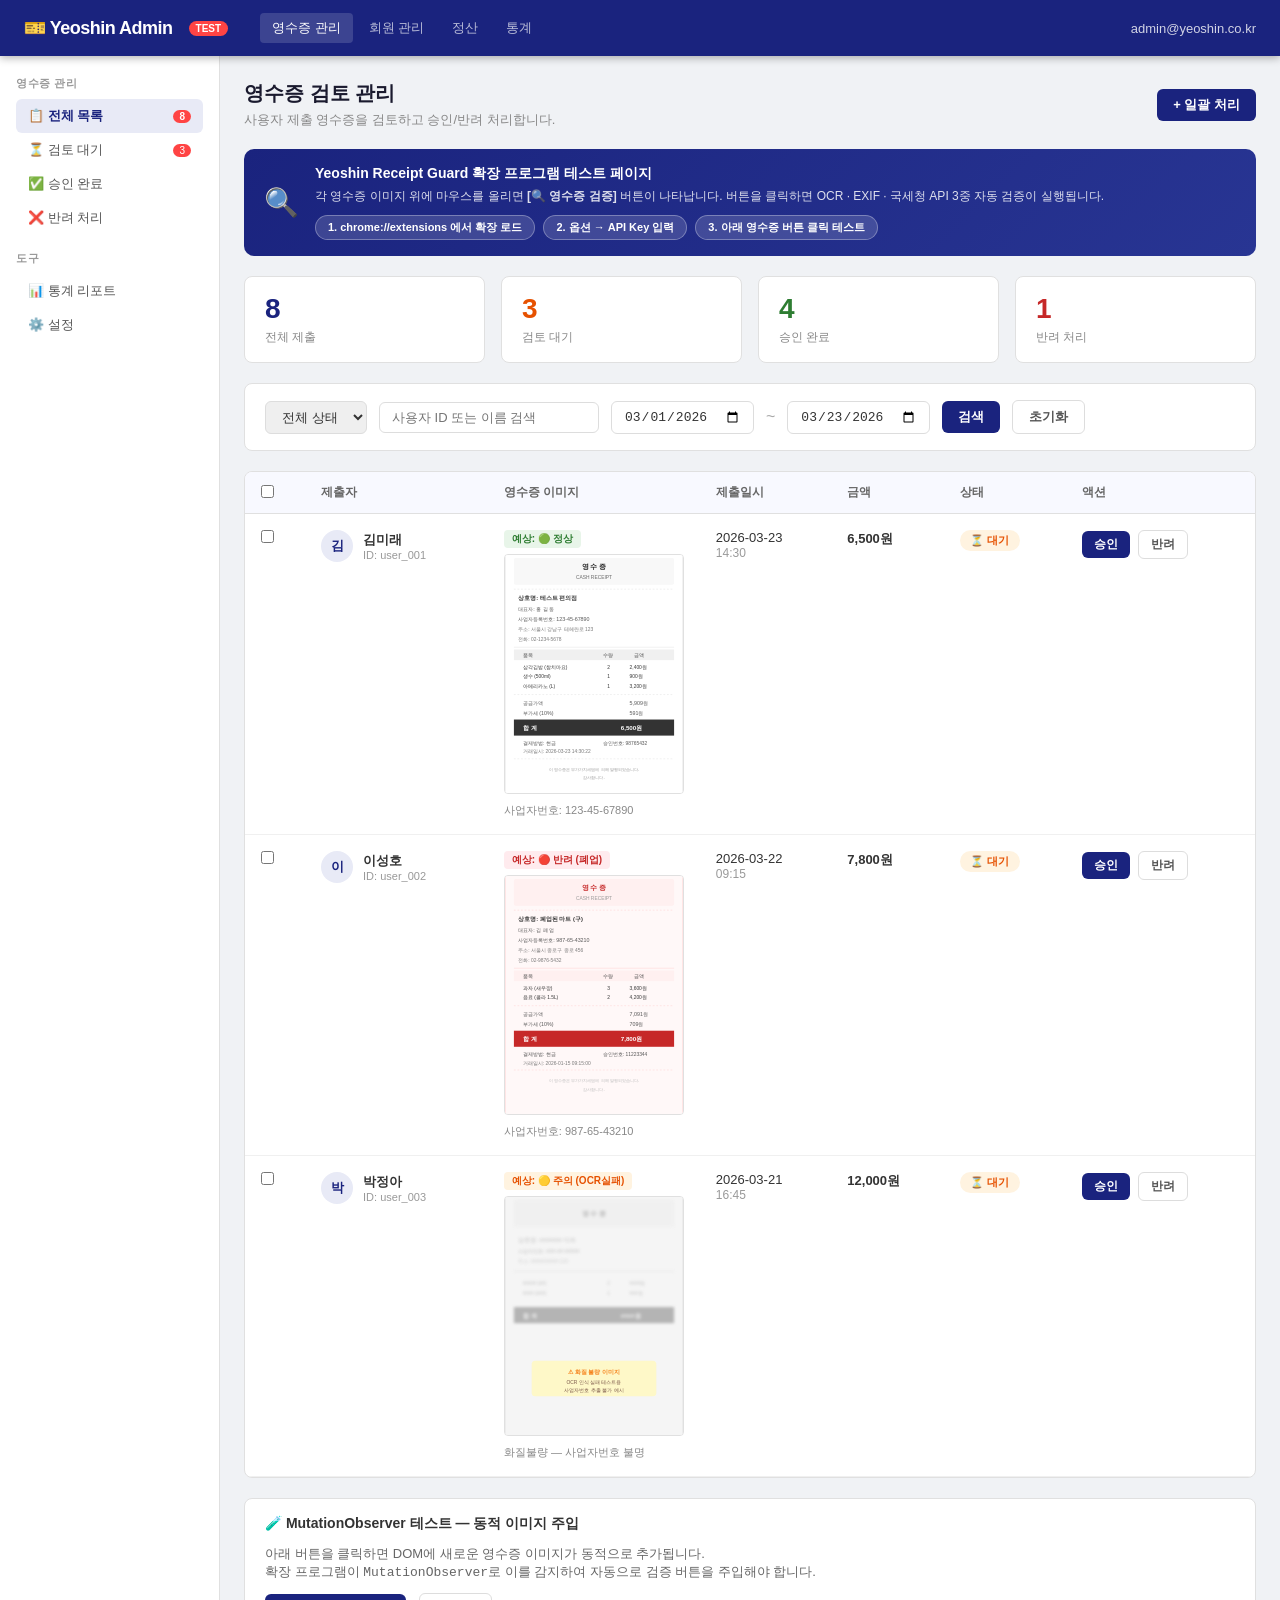
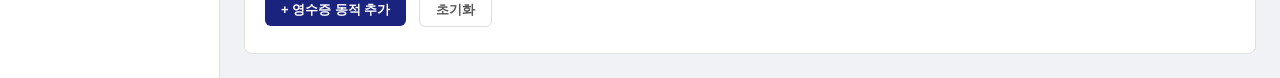
<file: test/index.html>
<!DOCTYPE html>
<html lang="ko">
<head>
  <meta charset="UTF-8">
  <meta name="viewport" content="width=device-width, initial-scale=1.0">
  <title>여신티켓 어드민 — 영수증 관리 (테스트)</title>
  <style>
    * { box-sizing: border-box; margin: 0; padding: 0; }

    body {
      font-family: -apple-system, BlinkMacSystemFont, 'Segoe UI', 'Apple SD Gothic Neo', sans-serif;
      background: #f0f2f5;
      color: #333;
    }

    /* ── 상단 네비게이션 ── */
    .nav {
      background: #1a237e;
      color: white;
      padding: 0 24px;
      height: 56px;
      display: flex;
      align-items: center;
      gap: 16px;
      box-shadow: 0 2px 8px rgba(0,0,0,0.3);
      position: sticky;
      top: 0;
      z-index: 100;
    }

    .nav-logo {
      font-size: 18px;
      font-weight: 700;
      letter-spacing: -0.5px;
    }

    .nav-badge {
      background: #ff4444;
      color: white;
      font-size: 10px;
      padding: 2px 7px;
      border-radius: 10px;
      font-weight: 700;
    }

    .nav-menu {
      display: flex;
      gap: 4px;
      margin-left: 16px;
    }

    .nav-menu a {
      color: rgba(255,255,255,0.7);
      text-decoration: none;
      padding: 6px 12px;
      border-radius: 4px;
      font-size: 13px;
      transition: background 0.15s;
    }

    .nav-menu a:hover,
    .nav-menu a.active {
      background: rgba(255,255,255,0.15);
      color: white;
    }

    .nav-right {
      margin-left: auto;
      display: flex;
      align-items: center;
      gap: 12px;
    }

    /* ── 사이드바 + 메인 레이아웃 ── */
    .layout {
      display: flex;
      min-height: calc(100vh - 56px);
    }

    .sidebar {
      width: 220px;
      background: white;
      border-right: 1px solid #e0e0e0;
      padding: 20px 0;
      flex-shrink: 0;
    }

    .sidebar-section {
      padding: 0 16px 16px;
    }

    .sidebar-title {
      font-size: 11px;
      font-weight: 700;
      color: #999;
      text-transform: uppercase;
      letter-spacing: 0.5px;
      margin-bottom: 8px;
    }

    .sidebar-item {
      display: flex;
      align-items: center;
      gap: 8px;
      padding: 8px 12px;
      border-radius: 6px;
      cursor: pointer;
      font-size: 13px;
      color: #555;
      transition: background 0.1s;
      text-decoration: none;
    }

    .sidebar-item:hover {
      background: #f5f5f5;
      color: #333;
    }

    .sidebar-item.active {
      background: #e8eaf6;
      color: #1a237e;
      font-weight: 600;
    }

    .sidebar-count {
      margin-left: auto;
      background: #ff4444;
      color: white;
      font-size: 10px;
      padding: 1px 6px;
      border-radius: 10px;
    }

    /* ── 메인 콘텐츠 ── */
    .main {
      flex: 1;
      padding: 24px;
      overflow-y: auto;
    }

    .page-header {
      display: flex;
      align-items: center;
      justify-content: space-between;
      margin-bottom: 20px;
    }

    .page-title {
      font-size: 20px;
      font-weight: 700;
      color: #1a1a2e;
    }

    .page-subtitle {
      font-size: 13px;
      color: #888;
      margin-top: 4px;
    }

    /* ── 필터 바 ── */
    .filter-bar {
      background: white;
      border: 1px solid #e0e0e0;
      border-radius: 8px;
      padding: 16px 20px;
      display: flex;
      gap: 12px;
      align-items: center;
      margin-bottom: 20px;
      flex-wrap: wrap;
    }

    .filter-bar select,
    .filter-bar input {
      padding: 7px 12px;
      border: 1px solid #ddd;
      border-radius: 6px;
      font-size: 13px;
      outline: none;
      color: #333;
    }

    .filter-bar select:focus,
    .filter-bar input:focus {
      border-color: #1a237e;
    }

    .btn {
      padding: 7px 16px;
      border: none;
      border-radius: 6px;
      font-size: 13px;
      cursor: pointer;
      font-weight: 600;
      transition: background 0.15s;
    }

    .btn-primary {
      background: #1a237e;
      color: white;
    }

    .btn-primary:hover { background: #283593; }

    .btn-outline {
      background: white;
      color: #555;
      border: 1px solid #ddd;
    }

    .btn-outline:hover { background: #f5f5f5; }

    /* ── 영수증 테이블 ── */
    .table-card {
      background: white;
      border: 1px solid #e0e0e0;
      border-radius: 8px;
      overflow: hidden;
    }

    .table-card table {
      width: 100%;
      border-collapse: collapse;
    }

    .table-card thead {
      background: #f8f9ff;
      border-bottom: 1px solid #e0e0e0;
    }

    .table-card th {
      padding: 12px 16px;
      font-size: 12px;
      font-weight: 700;
      color: #666;
      text-align: left;
      white-space: nowrap;
    }

    .table-card td {
      padding: 16px;
      font-size: 13px;
      border-bottom: 1px solid #f0f0f0;
      vertical-align: top;
    }

    .table-card tr:last-child td {
      border-bottom: none;
    }

    .table-card tr:hover td {
      background: #fafbff;
    }

    /* ── 영수증 이미지 셀 ── */
    .receipt-image-cell {
      width: 200px;
    }

    .receipt-img-wrapper {
      position: relative;
      display: inline-block;
    }

    .receipt-img-wrapper img {
      width: 180px;
      height: 240px;
      object-fit: cover;
      border: 1px solid #e0e0e0;
      border-radius: 4px;
      display: block;
    }

    /* ── 상태 뱃지 ── */
    .badge {
      display: inline-flex;
      align-items: center;
      gap: 4px;
      padding: 3px 10px;
      border-radius: 12px;
      font-size: 11px;
      font-weight: 700;
    }

    .badge-pending  { background: #fff3e0; color: #e65100; }
    .badge-approved { background: #e8f5e9; color: #2e7d32; }
    .badge-rejected { background: #ffebee; color: #c62828; }

    /* ── 사용자 정보 ── */
    .user-info {
      display: flex;
      align-items: center;
      gap: 10px;
    }

    .user-avatar {
      width: 32px;
      height: 32px;
      border-radius: 50%;
      background: #e8eaf6;
      display: flex;
      align-items: center;
      justify-content: center;
      font-size: 13px;
      font-weight: 700;
      color: #1a237e;
      flex-shrink: 0;
    }

    .user-name { font-size: 13px; font-weight: 600; color: #333; }
    .user-id   { font-size: 11px; color: #999; }

    /* ── 액션 버튼 ── */
    .action-cell {
      white-space: nowrap;
    }

    .action-cell .btn {
      padding: 5px 12px;
      font-size: 12px;
      margin-right: 4px;
    }

    /* ── 확장 안내 배너 ── */
    .ext-banner {
      background: linear-gradient(135deg, #1a237e 0%, #283593 100%);
      color: white;
      border-radius: 10px;
      padding: 16px 20px;
      margin-bottom: 20px;
      display: flex;
      align-items: center;
      gap: 16px;
    }

    .ext-banner-icon { font-size: 28px; flex-shrink: 0; }

    .ext-banner-title {
      font-size: 14px;
      font-weight: 700;
      margin-bottom: 4px;
    }

    .ext-banner-desc {
      font-size: 12px;
      opacity: 0.85;
      line-height: 1.5;
    }

    .ext-banner-steps {
      display: flex;
      gap: 8px;
      margin-top: 10px;
      flex-wrap: wrap;
    }

    .step-chip {
      background: rgba(255,255,255,0.15);
      border: 1px solid rgba(255,255,255,0.3);
      border-radius: 16px;
      padding: 4px 12px;
      font-size: 11px;
      font-weight: 600;
    }

    /* ── 테스트 케이스 라벨 ── */
    .test-label {
      display: inline-block;
      padding: 2px 8px;
      border-radius: 4px;
      font-size: 10px;
      font-weight: 700;
      margin-bottom: 6px;
    }

    .test-label-pass    { background: #e8f5e9; color: #2e7d32; }
    .test-label-fail    { background: #ffebee; color: #c62828; }
    .test-label-caution { background: #fff3e0; color: #e65100; }

    /* ── 통계 카드 ── */
    .stat-row {
      display: grid;
      grid-template-columns: repeat(4, 1fr);
      gap: 16px;
      margin-bottom: 20px;
    }

    .stat-card {
      background: white;
      border: 1px solid #e0e0e0;
      border-radius: 8px;
      padding: 16px 20px;
    }

    .stat-value {
      font-size: 28px;
      font-weight: 700;
      color: #1a237e;
    }

    .stat-label {
      font-size: 12px;
      color: #888;
      margin-top: 4px;
    }

    .stat-card.pending .stat-value  { color: #e65100; }
    .stat-card.approved .stat-value { color: #2e7d32; }
    .stat-card.rejected .stat-value { color: #c62828; }
  </style>
</head>
<body>

<!-- 상단 네비 -->
<nav class="nav">
  <span class="nav-logo">🎫 Yeoshin Admin</span>
  <span class="nav-badge">TEST</span>
  <div class="nav-menu">
    <a href="#" class="active">영수증 관리</a>
    <a href="#">회원 관리</a>
    <a href="#">정산</a>
    <a href="#">통계</a>
  </div>
  <div class="nav-right">
    <span style="font-size:13px; color:rgba(255,255,255,0.8);">admin@yeoshin.co.kr</span>
  </div>
</nav>

<div class="layout">
  <!-- 사이드바 -->
  <aside class="sidebar">
    <div class="sidebar-section">
      <div class="sidebar-title">영수증 관리</div>
      <a class="sidebar-item active" href="#">
        📋 전체 목록
        <span class="sidebar-count">8</span>
      </a>
      <a class="sidebar-item" href="#">⏳ 검토 대기 <span class="sidebar-count">3</span></a>
      <a class="sidebar-item" href="#">✅ 승인 완료</a>
      <a class="sidebar-item" href="#">❌ 반려 처리</a>
    </div>
    <div class="sidebar-section">
      <div class="sidebar-title">도구</div>
      <a class="sidebar-item" href="#">📊 통계 리포트</a>
      <a class="sidebar-item" href="#">⚙️ 설정</a>
    </div>
  </aside>

  <!-- 메인 -->
  <main class="main">
    <div class="page-header">
      <div>
        <div class="page-title">영수증 검토 관리</div>
        <div class="page-subtitle">사용자 제출 영수증을 검토하고 승인/반려 처리합니다.</div>
      </div>
      <button class="btn btn-primary">+ 일괄 처리</button>
    </div>

    <!-- 확장 프로그램 안내 배너 -->
    <div class="ext-banner">
      <div class="ext-banner-icon">🔍</div>
      <div style="flex:1">
        <div class="ext-banner-title">Yeoshin Receipt Guard 확장 프로그램 테스트 페이지</div>
        <div class="ext-banner-desc">
          각 영수증 이미지 위에 마우스를 올리면 <strong>[🔍 영수증 검증]</strong> 버튼이 나타납니다.
          버튼을 클릭하면 OCR · EXIF · 국세청 API 3중 자동 검증이 실행됩니다.
        </div>
        <div class="ext-banner-steps">
          <span class="step-chip">1. chrome://extensions 에서 확장 로드</span>
          <span class="step-chip">2. 옵션 → API Key 입력</span>
          <span class="step-chip">3. 아래 영수증 버튼 클릭 테스트</span>
        </div>
      </div>
    </div>

    <!-- 통계 카드 -->
    <div class="stat-row">
      <div class="stat-card">
        <div class="stat-value">8</div>
        <div class="stat-label">전체 제출</div>
      </div>
      <div class="stat-card pending">
        <div class="stat-value">3</div>
        <div class="stat-label">검토 대기</div>
      </div>
      <div class="stat-card approved">
        <div class="stat-value">4</div>
        <div class="stat-label">승인 완료</div>
      </div>
      <div class="stat-card rejected">
        <div class="stat-value">1</div>
        <div class="stat-label">반려 처리</div>
      </div>
    </div>

    <!-- 필터 바 -->
    <div class="filter-bar">
      <select>
        <option>전체 상태</option>
        <option>검토 대기</option>
        <option>승인 완료</option>
        <option>반려 처리</option>
      </select>
      <input type="text" placeholder="사용자 ID 또는 이름 검색" style="width:220px;">
      <input type="date" value="2026-03-01">
      <span style="color:#aaa;">~</span>
      <input type="date" value="2026-03-23">
      <button class="btn btn-primary">검색</button>
      <button class="btn btn-outline">초기화</button>
    </div>

    <!-- 영수증 목록 테이블 -->
    <div class="table-card">
      <table>
        <thead>
          <tr>
            <th><input type="checkbox"></th>
            <th>제출자</th>
            <th>영수증 이미지</th>
            <th>제출일시</th>
            <th>금액</th>
            <th>상태</th>
            <th>액션</th>
          </tr>
        </thead>
        <tbody>

          <!-- ── 케이스 1: 정상 영수증 (계속사업자) ── -->
          <tr>
            <td><input type="checkbox"></td>
            <td>
              <div class="user-info">
                <div class="user-avatar">김</div>
                <div>
                  <div class="user-name">김미래</div>
                  <div class="user-id">ID: user_001</div>
                </div>
              </div>
            </td>
            <td class="receipt-image-cell">
              <span class="test-label test-label-pass">예상: 🟢 정상</span><br>
              <div class="receipt-img-wrapper">
                <img
                  src="images/receipt-normal.svg"
                  alt="영수증"
                  title="테스트 케이스 1: 정상 영수증 (사업자번호: 123-45-67890)"
                >
              </div>
              <div style="font-size:11px; color:#888; margin-top:6px;">사업자번호: 123-45-67890</div>
            </td>
            <td>2026-03-23<br><span style="color:#999; font-size:12px;">14:30</span></td>
            <td style="font-weight:600;">6,500원</td>
            <td><span class="badge badge-pending">⏳ 대기</span></td>
            <td class="action-cell">
              <button class="btn btn-primary" onclick="handleApprove(1)">승인</button>
              <button class="btn btn-outline" onclick="handleReject(1)">반려</button>
            </td>
          </tr>

          <!-- ── 케이스 2: 폐업 사업자 영수증 ── -->
          <tr>
            <td><input type="checkbox"></td>
            <td>
              <div class="user-info">
                <div class="user-avatar">이</div>
                <div>
                  <div class="user-name">이성호</div>
                  <div class="user-id">ID: user_002</div>
                </div>
              </div>
            </td>
            <td class="receipt-image-cell">
              <span class="test-label test-label-fail">예상: 🔴 반려 (폐업)</span><br>
              <div class="receipt-img-wrapper">
                <img
                  src="images/receipt-closed.svg"
                  alt="영수증"
                  title="테스트 케이스 2: 폐업 사업자 영수증 (사업자번호: 987-65-43210)"
                >
              </div>
              <div style="font-size:11px; color:#888; margin-top:6px;">사업자번호: 987-65-43210</div>
            </td>
            <td>2026-03-22<br><span style="color:#999; font-size:12px;">09:15</span></td>
            <td style="font-weight:600;">7,800원</td>
            <td><span class="badge badge-pending">⏳ 대기</span></td>
            <td class="action-cell">
              <button class="btn btn-primary" onclick="handleApprove(2)">승인</button>
              <button class="btn btn-outline" onclick="handleReject(2)">반려</button>
            </td>
          </tr>

          <!-- ── 케이스 3: 화질불량 (OCR 실패) ── -->
          <tr>
            <td><input type="checkbox"></td>
            <td>
              <div class="user-info">
                <div class="user-avatar">박</div>
                <div>
                  <div class="user-name">박정아</div>
                  <div class="user-id">ID: user_003</div>
                </div>
              </div>
            </td>
            <td class="receipt-image-cell">
              <span class="test-label test-label-caution">예상: 🟡 주의 (OCR실패)</span><br>
              <div class="receipt-img-wrapper">
                <img
                  src="images/receipt-blur.svg"
                  alt="영수증"
                  title="테스트 케이스 3: 화질 불량 영수증 (OCR 인식 불가)"
                >
              </div>
              <div style="font-size:11px; color:#888; margin-top:6px;">화질불량 — 사업자번호 불명</div>
            </td>
            <td>2026-03-21<br><span style="color:#999; font-size:12px;">16:45</span></td>
            <td style="font-weight:600;">12,000원</td>
            <td><span class="badge badge-pending">⏳ 대기</span></td>
            <td class="action-cell">
              <button class="btn btn-primary" onclick="handleApprove(3)">승인</button>
              <button class="btn btn-outline" onclick="handleReject(3)">반려</button>
            </td>
          </tr>

          <!-- ── 케이스 4: 동적 추가 영수증 (JS 생성) ── -->
          <tr id="dynamic-row" style="display:none;">
            <td><input type="checkbox"></td>
            <td>
              <div class="user-info">
                <div class="user-avatar">최</div>
                <div>
                  <div class="user-name">최동적</div>
                  <div class="user-id">ID: user_004</div>
                </div>
              </div>
            </td>
            <td class="receipt-image-cell" id="dynamic-img-cell">
              <span class="test-label test-label-pass">예상: 🟢 동적 주입 테스트</span><br>
            </td>
            <td>2026-03-23<br><span style="color:#999; font-size:12px;">실시간</span></td>
            <td style="font-weight:600;">5,000원</td>
            <td><span class="badge badge-pending">⏳ 대기</span></td>
            <td class="action-cell">
              <button class="btn btn-primary">승인</button>
              <button class="btn btn-outline">반려</button>
            </td>
          </tr>

        </tbody>
      </table>
    </div>

    <!-- 동적 주입 테스트 버튼 -->
    <div style="margin-top: 20px; padding: 16px 20px; background: white; border: 1px solid #e0e0e0; border-radius: 8px;">
      <div style="font-size:14px; font-weight:700; margin-bottom:12px; color:#333;">
        🧪 MutationObserver 테스트 — 동적 이미지 주입
      </div>
      <div style="font-size:13px; color:#666; margin-bottom:12px;">
        아래 버튼을 클릭하면 DOM에 새로운 영수증 이미지가 동적으로 추가됩니다.<br>
        확장 프로그램이 <code>MutationObserver</code>로 이를 감지하여 자동으로 검증 버튼을 주입해야 합니다.
      </div>
      <button class="btn btn-primary" onclick="addDynamicReceipt()">
        + 영수증 동적 추가
      </button>
      <button class="btn btn-outline" style="margin-left:8px;" onclick="clearDynamic()">
        초기화
      </button>
      <div id="dynamic-status" style="margin-top:10px; font-size:12px; color:#888;"></div>
    </div>

  </main>
</div>

<script>
  function handleApprove(id) {
    if (confirm(`영수증 #${id}을 승인하시겠습니까?`)) {
      alert('승인 처리되었습니다.');
    }
  }

  function handleReject(id) {
    const reason = prompt('반려 사유를 입력하세요:');
    if (reason) {
      alert(`반려 처리되었습니다.\n사유: ${reason}`);
    }
  }

  let dynamicCount = 0;

  function addDynamicReceipt() {
    dynamicCount++;
    const cell = document.getElementById('dynamic-img-cell');
    const row = document.getElementById('dynamic-row');

    row.style.display = '';

    const wrapper = document.createElement('div');
    wrapper.style.marginTop = '8px';

    const img = document.createElement('img');
    img.src = 'images/receipt-normal.svg';
    img.alt = '영수증';
    img.style.width = '180px';
    img.style.height = '240px';
    img.style.objectFit = 'cover';
    img.style.border = '1px solid #e0e0e0';
    img.style.borderRadius = '4px';
    img.style.display = 'block';
    img.title = `동적 추가 영수증 #${dynamicCount}`;

    wrapper.appendChild(img);
    cell.appendChild(wrapper);

    const status = document.getElementById('dynamic-status');
    status.textContent = `✅ 영수증 이미지 #${dynamicCount} 동적 추가 완료 — 확장 프로그램이 자동으로 [🔍 영수증 검증] 버튼을 주입해야 합니다.`;
    status.style.color = '#2e7d32';
  }

  function clearDynamic() {
    dynamicCount = 0;
    document.getElementById('dynamic-row').style.display = 'none';
    const cell = document.getElementById('dynamic-img-cell');
    cell.innerHTML = '<span class="test-label test-label-pass">예상: 🟢 동적 주입 테스트</span><br>';
    document.getElementById('dynamic-status').textContent = '';
  }
</script>
</body>
</html>
</file>
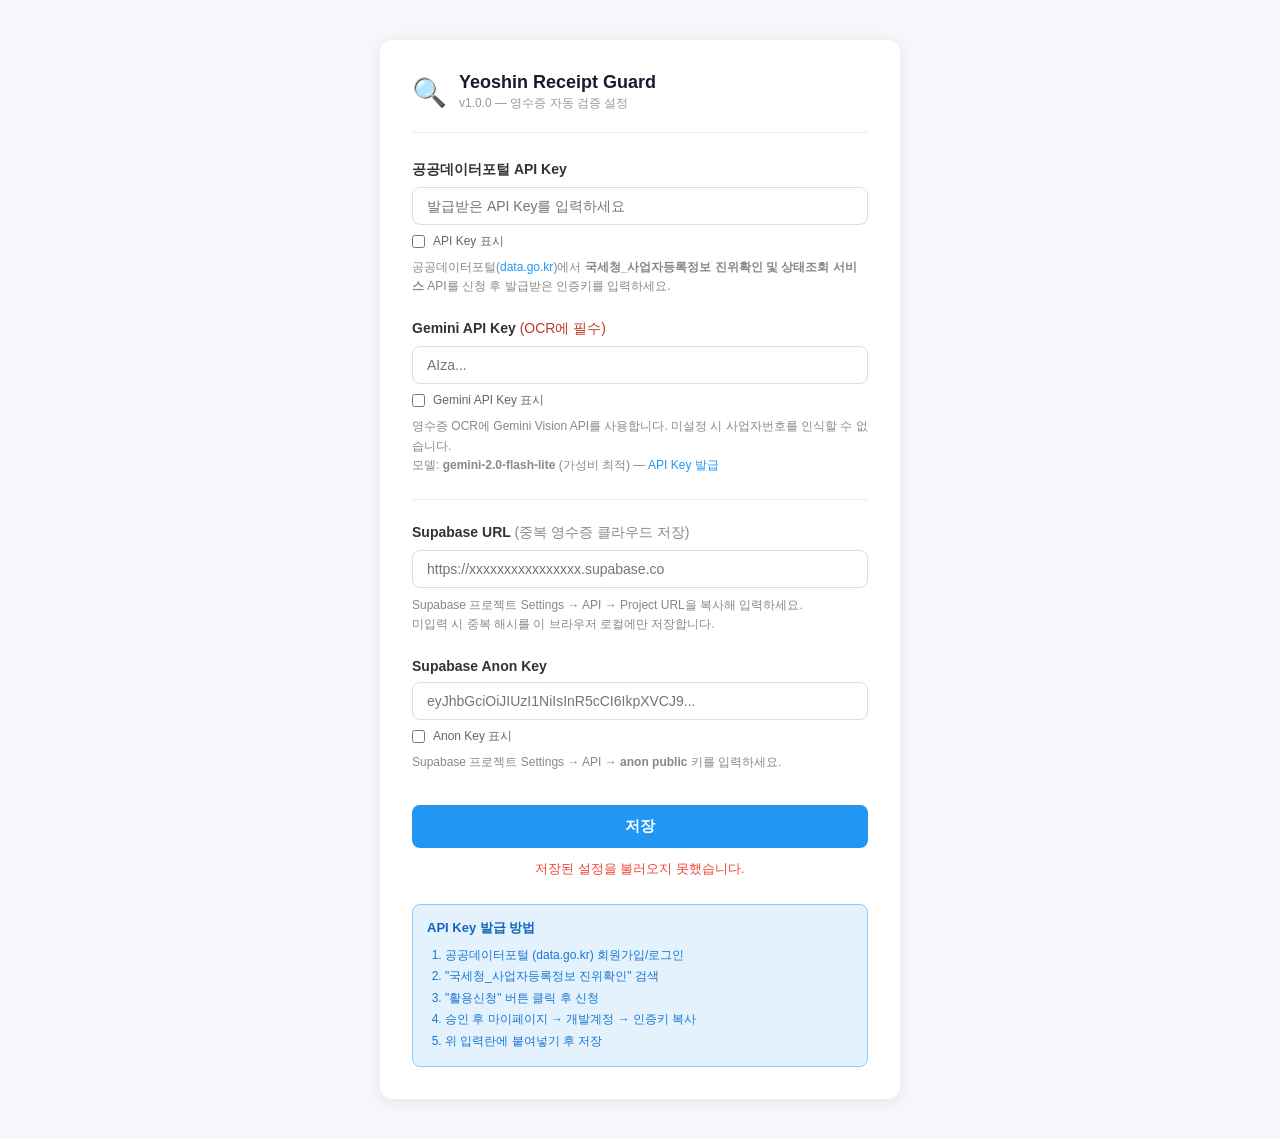
<file: yeoshin-receipt-guard/options.html>
<!DOCTYPE html>
<html lang="ko">
<head>
  <meta charset="UTF-8">
  <meta name="viewport" content="width=device-width, initial-scale=1.0">
  <title>Yeoshin Receipt Guard — 설정</title>
  <style>
    * { box-sizing: border-box; margin: 0; padding: 0; }

    body {
      font-family: -apple-system, BlinkMacSystemFont, 'Segoe UI', 'Apple SD Gothic Neo', sans-serif;
      background: #f5f7fa;
      min-height: 100vh;
      display: flex;
      align-items: flex-start;
      justify-content: center;
      padding: 40px 20px;
    }

    .container {
      background: white;
      border-radius: 12px;
      padding: 32px;
      width: 100%;
      max-width: 520px;
      box-shadow: 0 2px 16px rgba(0,0,0,0.08);
    }

    .header {
      display: flex;
      align-items: center;
      gap: 12px;
      margin-bottom: 28px;
      padding-bottom: 20px;
      border-bottom: 1px solid #eee;
    }

    .header h1 {
      font-size: 18px;
      font-weight: 700;
      color: #1a1a2e;
    }

    .header .version {
      font-size: 12px;
      color: #999;
      margin-top: 2px;
    }

    .section {
      margin-bottom: 24px;
    }

    .section label {
      display: block;
      font-size: 14px;
      font-weight: 600;
      color: #333;
      margin-bottom: 8px;
    }

    .section input[type="text"],
    .section input[type="password"] {
      width: 100%;
      padding: 10px 14px;
      border: 1.5px solid #ddd;
      border-radius: 8px;
      font-size: 14px;
      color: #333;
      transition: border-color 0.2s;
      outline: none;
    }

    .section input:focus {
      border-color: #2196F3;
    }

    .help-text {
      margin-top: 8px;
      font-size: 12px;
      color: #888;
      line-height: 1.6;
    }

    .help-text a {
      color: #2196F3;
      text-decoration: none;
    }

    .help-text a:hover {
      text-decoration: underline;
    }

    .toggle-visibility {
      display: flex;
      align-items: center;
      gap: 8px;
      margin-top: 8px;
    }

    .toggle-visibility input[type="checkbox"] {
      cursor: pointer;
    }

    .toggle-visibility label {
      font-size: 12px;
      color: #666;
      cursor: pointer;
      margin: 0;
      font-weight: normal;
    }

    .btn-save {
      width: 100%;
      padding: 12px;
      background: #2196F3;
      color: white;
      border: none;
      border-radius: 8px;
      font-size: 15px;
      font-weight: 600;
      cursor: pointer;
      transition: background 0.2s;
      margin-top: 8px;
    }

    .btn-save:hover { background: #1976D2; }
    .btn-save:active { background: #1565C0; }

    #statusMsg {
      margin-top: 12px;
      font-size: 13px;
      min-height: 20px;
      text-align: center;
    }

    .status-success { color: #4CAF50; }
    .status-error   { color: #f44336; }

    .info-box {
      background: #e3f2fd;
      border: 1px solid #90caf9;
      border-radius: 8px;
      padding: 14px;
      margin-top: 24px;
    }

    .info-box h3 {
      font-size: 13px;
      font-weight: 700;
      color: #1565C0;
      margin-bottom: 8px;
    }

    .info-box ol {
      padding-left: 18px;
      font-size: 12px;
      color: #1976D2;
      line-height: 1.8;
    }

    .divider {
      border: none;
      border-top: 1px solid #eee;
      margin: 24px 0;
    }

    .domain-section .domain-list {
      font-size: 12px;
      color: #666;
      margin-top: 8px;
    }
  </style>
</head>
<body>
  <div class="container">
    <div class="header">
      <span style="font-size:28px;">🔍</span>
      <div>
        <h1>Yeoshin Receipt Guard</h1>
        <div class="version">v1.0.0 — 영수증 자동 검증 설정</div>
      </div>
    </div>

    <div class="section">
      <label for="apiKey">공공데이터포털 API Key</label>
      <input type="password" id="apiKey" placeholder="발급받은 API Key를 입력하세요" autocomplete="off">
      <div class="toggle-visibility">
        <input type="checkbox" id="showKey">
        <label for="showKey">API Key 표시</label>
      </div>
      <p class="help-text">
        공공데이터포털(<a href="https://www.data.go.kr" target="_blank">data.go.kr</a>)에서
        <strong>국세청_사업자등록정보 진위확인 및 상태조회 서비스</strong> API를 신청 후
        발급받은 인증키를 입력하세요.
      </p>
    </div>

    <div class="section">
      <label for="geminiApiKey">Gemini API Key <span style="font-weight:normal;color:#c0392b;">(OCR에 필수)</span></label>
      <input type="password" id="geminiApiKey" placeholder="AIza..." autocomplete="off">
      <div class="toggle-visibility">
        <input type="checkbox" id="showGeminiKey">
        <label for="showGeminiKey">Gemini API Key 표시</label>
      </div>
      <p class="help-text">
        영수증 OCR에 Gemini Vision API를 사용합니다. 미설정 시 사업자번호를 인식할 수 없습니다.<br>
        모델: <strong>gemini-2.0-flash-lite</strong> (가성비 최적) —
        <a href="https://aistudio.google.com/app/apikey" target="_blank">API Key 발급</a>
      </p>
    </div>

    <hr class="divider">

    <div class="section">
      <label for="supabaseUrl">Supabase URL <span style="font-weight:normal;color:#888;">(중복 영수증 클라우드 저장)</span></label>
      <input type="text" id="supabaseUrl" placeholder="https://xxxxxxxxxxxxxxxx.supabase.co" autocomplete="off">
      <p class="help-text">
        Supabase 프로젝트 Settings → API → Project URL을 복사해 입력하세요.<br>
        미입력 시 중복 해시를 이 브라우저 로컬에만 저장합니다.
      </p>
    </div>

    <div class="section">
      <label for="supabaseAnonKey">Supabase Anon Key</label>
      <input type="password" id="supabaseAnonKey" placeholder="eyJhbGciOiJIUzI1NiIsInR5cCI6IkpXVCJ9..." autocomplete="off">
      <div class="toggle-visibility">
        <input type="checkbox" id="showSupabaseKey">
        <label for="showSupabaseKey">Anon Key 표시</label>
      </div>
      <p class="help-text">
        Supabase 프로젝트 Settings → API → <strong>anon public</strong> 키를 입력하세요.
      </p>
    </div>

    <button class="btn-save" id="saveBtn">저장</button>
    <div id="statusMsg"></div>

    <div class="info-box">
      <h3>API Key 발급 방법</h3>
      <ol>
        <li>공공데이터포털 (data.go.kr) 회원가입/로그인</li>
        <li>"국세청_사업자등록정보 진위확인" 검색</li>
        <li>"활용신청" 버튼 클릭 후 신청</li>
        <li>승인 후 마이페이지 → 개발계정 → 인증키 복사</li>
        <li>위 입력란에 붙여넣기 후 저장</li>
      </ol>
    </div>
  </div>

  <script src="options.js"></script>
</body>
</html>
</file>
